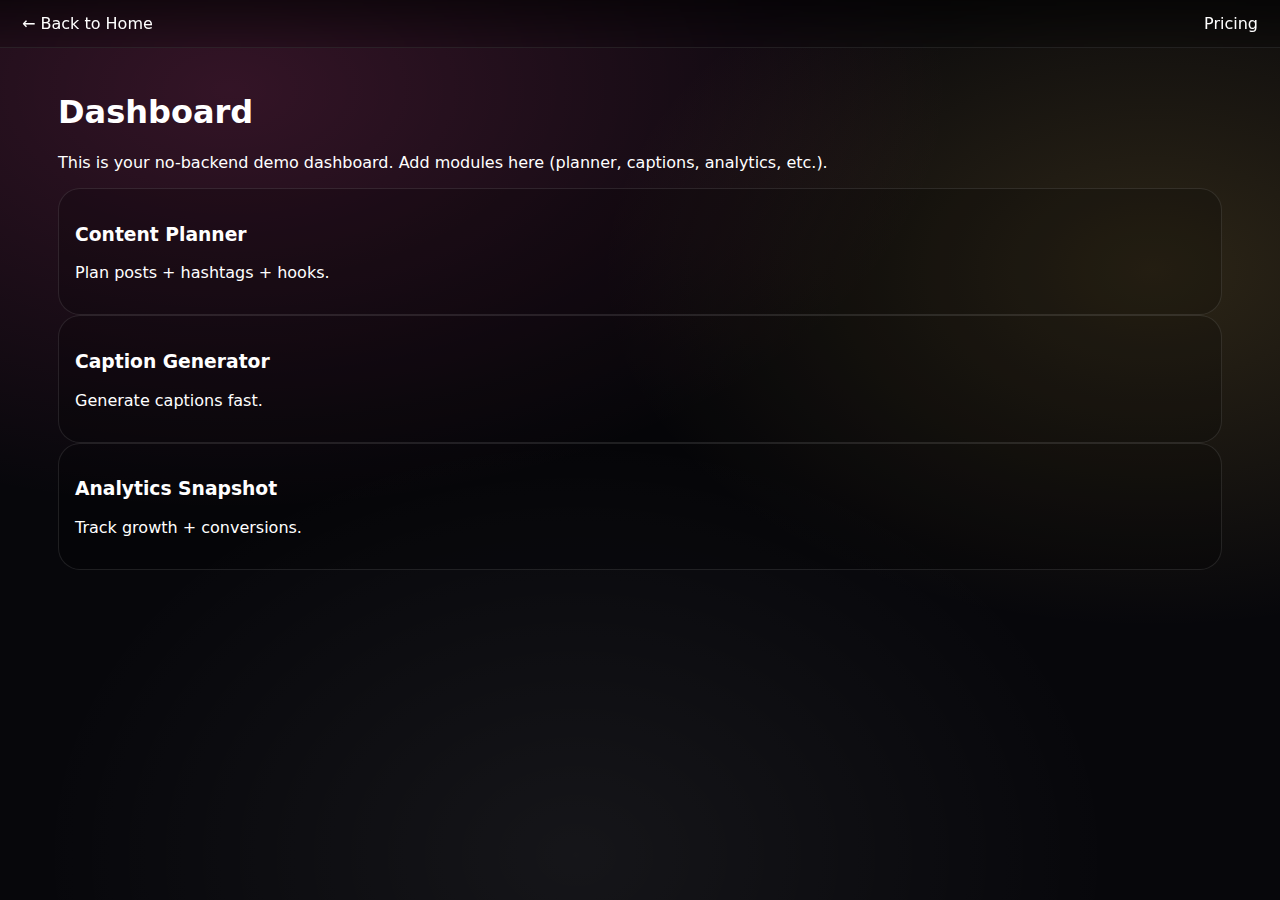
<file: dashboard.html>
<!doctype html>
<html lang="en">
<head>
  <meta charset="utf-8" />
  <meta name="viewport" content="width=device-width,initial-scale=1" />
  <title>Dashboard — HustlerHer Social Suite</title>
  <link rel="stylesheet" href="assets/css/style.css" />
</head>
<body>
  <header class="topbar">
    <a class="brand" href="index.html">← Back to Home</a>
    <nav class="nav">
      <a href="pricing.html">Pricing</a>
    </nav>
  </header>

  <main class="wrap">
    <h1>Dashboard</h1>
    <p>This is your no-backend demo dashboard. Add modules here (planner, captions, analytics, etc.).</p>

    <section class="grid">
      <div class="card">
        <h3>Content Planner</h3>
        <p>Plan posts + hashtags + hooks.</p>
      </div>
      <div class="card">
        <h3>Caption Generator</h3>
        <p>Generate captions fast.</p>
      </div>
      <div class="card">
        <h3>Analytics Snapshot</h3>
        <p>Track growth + conversions.</p>
      </div>
    </section>
  </main>
</body>
</html>
</file>
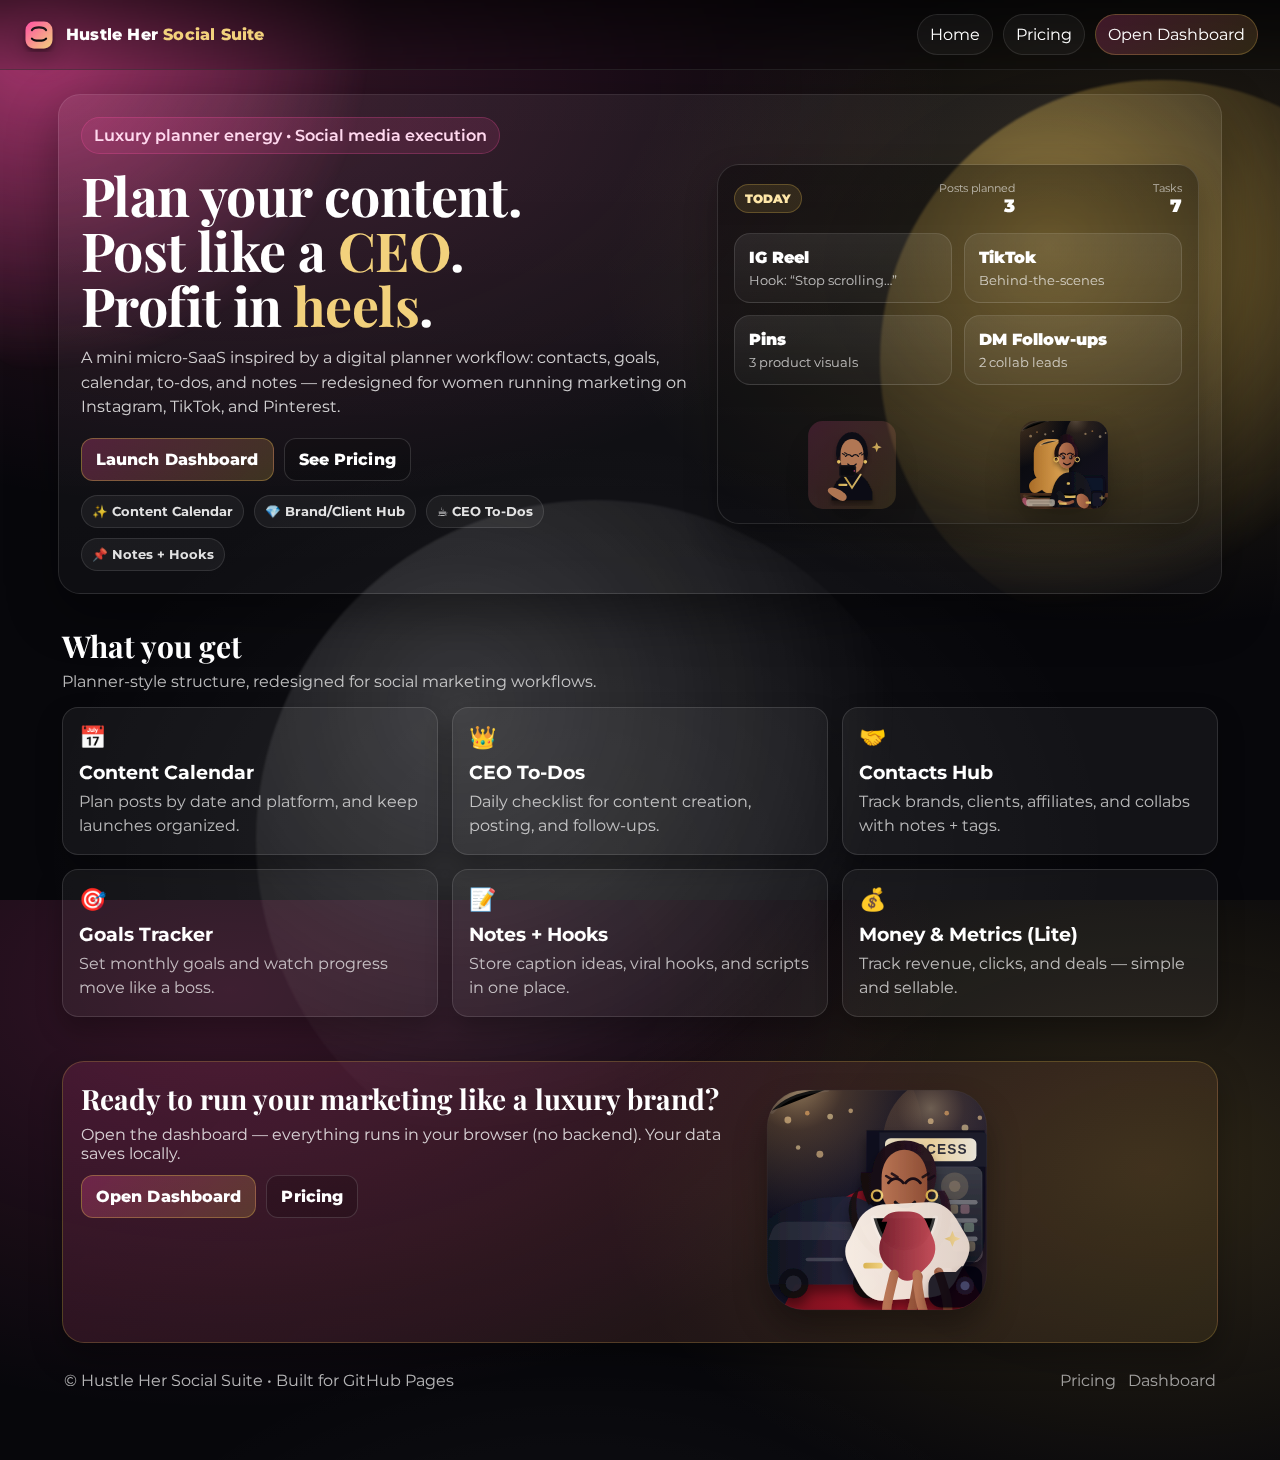
<file: index 15.html>
<!doctype html>
<html lang="en">
<head>
  <meta charset="utf-8" />
  <meta name="viewport" content="width=device-width,initial-scale=1" />
  <title>Hustle Her Social Suite — Mini Micro‑SaaS</title>
  <meta name="description" content="A luxury, planner-inspired social media marketing suite for business women." />
  <link rel="preconnect" href="https://fonts.googleapis.com">
  <link rel="preconnect" href="https://fonts.gstatic.com" crossorigin>
  <link href="https://fonts.googleapis.com/css2?family=Montserrat:wght@400;600;800&family=Playfair+Display:wght@600;700&display=swap" rel="stylesheet">
  <link rel="stylesheet" href="assets/css/style.css" />
  <link rel="icon" href="assets/img/favicon.svg" type="image/svg+xml">
</head>
<body>
  <div class="bg-orbs" aria-hidden="true">
    <span class="orb o1"></span><span class="orb o2"></span><span class="orb o3"></span>
  </div>

  <header class="topbar">
    <a class="brand" href="#/">
      <img src="assets/img/logo-mark.svg" alt="" class="brand__mark" />
      <span class="brand__name">Hustle Her <span class="brand__name--gold">Social Suite</span></span>
    </a>

    <nav class="topnav" aria-label="Primary">
      <a href="#/" class="navlink" data-route="/">Home</a>
      <a href="#/pricing" class="navlink" data-route="pricing">Pricing</a>
      <a href="#/app" class="navlink navlink--cta" data-route="app">Open Dashboard</a>
    </nav>
  </header>

  <main id="appRoot">
    <!-- Landing -->
    <section class="view view--active" id="view-home" data-view="home">
      <section class="hero">
        <div class="hero__content">
          <div class="kicker">Luxury planner energy • Social media execution</div>
          <h1 class="hero__title">
            Plan your content.<br/>
            Post like a <span class="gold">CEO</span>.<br/>
            Profit in <span class="gold">heels</span>.
          </h1>
          <p class="hero__subtitle">
            A mini micro‑SaaS inspired by a digital planner workflow: contacts, goals, calendar, to‑dos, and notes —
            redesigned for women running marketing on Instagram, TikTok, and Pinterest.
          </p>

          <div class="hero__actions">
            <a class="btn btn--primary" href="#/app">Launch Dashboard</a>
            <a class="btn btn--ghost" href="#/pricing">See Pricing</a>
          </div>

          <div class="hero__proof">
            <div class="pill">✨ Content Calendar</div>
            <div class="pill">💎 Brand/Client Hub</div>
            <div class="pill">☕ CEO To‑Dos</div>
            <div class="pill">📌 Notes + Hooks</div>
          </div>
        </div>

        <div class="hero__visual" aria-hidden="true">
          <div class="heroCard">
            <div class="heroCard__top">
              <div class="badge">TODAY</div>
              <div class="miniStat">
                <div class="miniStat__label">Posts planned</div>
                <div class="miniStat__value" id="miniPlanned">3</div>
              </div>
              <div class="miniStat">
                <div class="miniStat__label">Tasks</div>
                <div class="miniStat__value" id="miniTasks">7</div>
              </div>
            </div>

            <div class="heroCard__grid">
              <div class="glassTile">
                <div class="glassTile__title">IG Reel</div>
                <div class="glassTile__meta">Hook: “Stop scrolling…”</div>
              </div>
              <div class="glassTile">
                <div class="glassTile__title">TikTok</div>
                <div class="glassTile__meta">Behind‑the‑scenes</div>
              </div>
              <div class="glassTile">
                <div class="glassTile__title">Pins</div>
                <div class="glassTile__meta">3 product visuals</div>
              </div>
              <div class="glassTile">
                <div class="glassTile__title">DM Follow‑ups</div>
                <div class="glassTile__meta">2 collab leads</div>
              </div>
            </div>

            <div class="heroCard__mascots">
              <img class="mascot" src="assets/img/character-aria.svg" alt="">
              <img class="mascot mascot--float" src="assets/img/character-nyx.svg" alt="">
              <img class="mascot mascot--float2" src="assets/img/character-sol.svg" alt="">
            </div>
          </div>
        </div>
      </section>

      <section class="section">
        <div class="section__head">
          <h2>What you get</h2>
          <p>Planner‑style structure, redesigned for social marketing workflows.</p>
        </div>

        <div class="features">
          <article class="featureCard">
            <div class="featureIcon">📅</div>
            <h3>Content Calendar</h3>
            <p>Plan posts by date and platform, and keep launches organized.</p>
          </article>
          <article class="featureCard">
            <div class="featureIcon">👑</div>
            <h3>CEO To‑Dos</h3>
            <p>Daily checklist for content creation, posting, and follow‑ups.</p>
          </article>
          <article class="featureCard">
            <div class="featureIcon">🤝</div>
            <h3>Contacts Hub</h3>
            <p>Track brands, clients, affiliates, and collabs with notes + tags.</p>
          </article>
          <article class="featureCard">
            <div class="featureIcon">🎯</div>
            <h3>Goals Tracker</h3>
            <p>Set monthly goals and watch progress move like a boss.</p>
          </article>
          <article class="featureCard">
            <div class="featureIcon">📝</div>
            <h3>Notes + Hooks</h3>
            <p>Store caption ideas, viral hooks, and scripts in one place.</p>
          </article>
          <article class="featureCard">
            <div class="featureIcon">💰</div>
            <h3>Money & Metrics (Lite)</h3>
            <p>Track revenue, clicks, and deals — simple and sellable.</p>
          </article>
        </div>
      </section>

      <section class="section section--cta">
        <div class="ctaCard">
          <div class="ctaCard__left">
            <h2>Ready to run your marketing like a luxury brand?</h2>
            <p>Open the dashboard — everything runs in your browser (no backend). Your data saves locally.</p>
            <div class="ctaCard__actions">
              <a class="btn btn--primary" href="#/app">Open Dashboard</a>
              <a class="btn btn--ghost" href="#/pricing">Pricing</a>
            </div>
          </div>
          <div class="ctaCard__right" aria-hidden="true">
            <img src="assets/img/character-viv.svg" alt="" class="ctaMascot" />
          </div>
        </div>
      </section>

      <footer class="footer">
        <div class="footer__note">© <span id="year"></span> Hustle Her Social Suite • Built for GitHub Pages</div>
        <div class="footer__links">
          <a href="#/pricing">Pricing</a>
          <a href="#/app">Dashboard</a>
        </div>
      </footer>
    </section>

    <!-- Pricing -->
    <section class="view" id="view-pricing" data-view="pricing">
      <section class="section">
        <div class="section__head">
          <h2>Pricing</h2>
          <p>Use these tiers as Stripe buttons later (placeholders included).</p>
        </div>

        <div class="pricing">
          <div class="priceCard">
            <div class="priceCard__top">
              <div class="plan">Starter</div>
              <div class="price">$7</div>
              <div class="sub">One‑time</div>
            </div>
            <ul class="list">
              <li>Content Calendar</li>
              <li>CEO To‑Dos</li>
              <li>Notes + Hooks</li>
            </ul>
            <button class="btn btn--primary btn--full" data-stripe="starter">Add Stripe Link</button>
          </div>

          <div class="priceCard priceCard--popular">
            <div class="ribbon">Most Popular</div>
            <div class="priceCard__top">
              <div class="plan">Boss</div>
              <div class="price">$19</div>
              <div class="sub">One‑time</div>
            </div>
            <ul class="list">
              <li>Everything in Starter</li>
              <li>Contacts Hub</li>
              <li>Goals Tracker</li>
            </ul>
            <button class="btn btn--primary btn--full" data-stripe="boss">Add Stripe Link</button>
          </div>

          <div class="priceCard">
            <div class="priceCard__top">
              <div class="plan">CEO</div>
              <div class="price">$39</div>
              <div class="sub">One‑time</div>
            </div>
            <ul class="list">
              <li>Everything in Boss</li>
              <li>Money & Metrics Lite</li>
              <li>Export / Backup (JSON)</li>
            </ul>
            <button class="btn btn--primary btn--full" data-stripe="ceo">Add Stripe Link</button>
          </div>
        </div>

        <div class="tip">
          <strong>Tip:</strong> Replace the placeholder Stripe buttons with your Stripe Checkout URLs in <code>assets/js/app.js</code>.
        </div>

        <div style="margin-top: 22px;">
          <a class="btn btn--ghost" href="#/">← Back Home</a>
          <a class="btn btn--primary" href="#/app">Open Dashboard</a>
        </div>
      </section>
    </section>

    <!-- App -->
    <section class="view" id="view-app" data-view="app">
      <div class="appShell">
        <aside class="sidebar">
          <div class="sidebar__top">
            <div class="profile">
              <img src="assets/img/character-aria.svg" class="profile__avatar" alt="">
              <div class="profile__meta">
                <div class="profile__name">Boss Mode</div>
                <div class="profile__sub">Luxury Marketing Planner</div>
              </div>
            </div>
            <div class="quote">
              <div class="quote__mark">“</div>
              <div class="quote__text">Hustle until your haters ask if you’re hiring.</div>
            </div>
          </div>

          <nav class="sidenav" aria-label="Dashboard">
            <button class="sidelink is-active" data-tab="overview">Overview</button>
            <button class="sidelink" data-tab="calendar">Content Calendar</button>
            <button class="sidelink" data-tab="todos">CEO To‑Dos</button>
            <button class="sidelink" data-tab="contacts">Contacts Hub</button>
            <button class="sidelink" data-tab="goals">Goals</button>
            <button class="sidelink" data-tab="notes">Notes + Hooks</button>
            <button class="sidelink" data-tab="metrics">Money & Metrics</button>
            <div class="sidediv"></div>
            <button class="sidelink" data-tab="export">Export / Backup</button>
          </nav>

          <div class="sidebar__bottom">
            <a class="btn btn--ghost btn--full" href="#/">Exit to Landing</a>
          </div>
        </aside>

        <section class="panel">
          <div class="panel__top">
            <div class="panel__title">
              <h2 id="panelTitle">Overview</h2>
              <p id="panelSubtitle">Your marketing day, styled in gold.</p>
            </div>
            <div class="panel__actions">
              <button class="btn btn--ghost" id="btnSeed">Load Sample</button>
              <button class="btn btn--primary" id="btnQuickAdd">Quick Add</button>
            </div>
          </div>

          <div class="tabs">
            <!-- Overview -->
            <section class="tab is-active" data-tab="overview">
              <div class="grid2">
                <div class="card">
                  <div class="card__head">
                    <h3>Today</h3>
                    <span class="chip" id="todayChip"></span>
                  </div>
                  <div class="stats">
                    <div class="stat">
                      <div class="stat__label">Posts Planned</div>
                      <div class="stat__value" id="statPosts">0</div>
                    </div>
                    <div class="stat">
                      <div class="stat__label">Tasks</div>
                      <div class="stat__value" id="statTasks">0</div>
                    </div>
                    <div class="stat">
                      <div class="stat__label">Contacts</div>
                      <div class="stat__value" id="statContacts">0</div>
                    </div>
                    <div class="stat">
                      <div class="stat__label">Revenue (MTD)</div>
                      <div class="stat__value" id="statRevenue">$0</div>
                    </div>
                  </div>
                </div>

                <div class="card card--mascot">
                  <div class="card__head">
                    <h3>Boss Reminder</h3>
                    <span class="chip chip--sparkle">✨</span>
                  </div>
                  <p class="bigText" id="affirmation"></p>
                  <div class="mascotRow" aria-hidden="true">
                    <img src="assets/img/character-nyx.svg" alt="" class="miniMascot">
                    <img src="assets/img/character-sol.svg" alt="" class="miniMascot">
                  </div>
                </div>
              </div>

              <div class="grid3">
                <div class="card">
                  <div class="card__head"><h3>Upcoming Posts</h3><span class="chip">Next 7 days</span></div>
                  <div id="upcomingList" class="listy"></div>
                </div>
                <div class="card">
                  <div class="card__head"><h3>Open Tasks</h3><span class="chip">Top 6</span></div>
                  <div id="taskList" class="listy"></div>
                </div>
                <div class="card">
                  <div class="card__head"><h3>Quick Notes</h3><span class="chip">Ideas</span></div>
                  <textarea id="quickNotes" class="textarea" placeholder="Drop hooks, captions, and quick ideas..."></textarea>
                  <div class="hint">Auto-saves ✨</div>
                </div>
              </div>
            </section>

            <!-- Calendar -->
            <section class="tab" data-tab="calendar">
              <div class="card">
                <div class="card__head">
                  <h3>Add a Post</h3>
                  <span class="chip">Plan • Schedule • Slay</span>
                </div>
                <form class="form" id="postForm">
                  <div class="row">
                    <label class="field">Date
                      <input type="date" id="postDate" required>
                    </label>
                    <label class="field">Platform
                      <select id="postPlatform">
                        <option>Instagram</option>
                        <option>TikTok</option>
                        <option>Pinterest</option>
                        <option>YouTube</option>
                        <option>Facebook</option>
                      </select>
                    </label>
                    <label class="field">Type
                      <select id="postType">
                        <option>Reel / Short</option>
                        <option>Carousel</option>
                        <option>Story</option>
                        <option>Live</option>
                        <option>Pin</option>
                      </select>
                    </label>
                  </div>
                  <div class="row">
                    <label class="field field--grow">Title
                      <input type="text" id="postTitle" placeholder="e.g., 3 mistakes stopping your sales" required>
                    </label>
                  </div>
                  <div class="row">
                    <label class="field field--grow">Hook / Caption idea
                      <input type="text" id="postHook" placeholder="e.g., Stop scrolling if you're a business owner...">
                    </label>
                  </div>
                  <div class="row">
                    <button class="btn btn--primary" type="submit">Add Post</button>
                    <button class="btn btn--ghost" type="button" id="clearPosts">Clear All</button>
                  </div>
                </form>
              </div>

              <div class="card">
                <div class="card__head">
                  <h3>Scheduled Posts</h3>
                  <span class="chip" id="postsCount">0</span>
                </div>
                <div id="postsTable" class="table"></div>
              </div>
            </section>

            <!-- Todos -->
            <section class="tab" data-tab="todos">
              <div class="grid2">
                <div class="card">
                  <div class="card__head">
                    <h3>Add Task</h3>
                    <span class="chip">CEO Checklist</span>
                  </div>
                  <form class="form" id="taskForm">
                    <label class="field">Task
                      <input type="text" id="taskText" placeholder="e.g., Edit Reel + add captions" required>
                    </label>
                    <div class="row">
                      <label class="field">Priority
                        <select id="taskPriority">
                          <option>Gold (High)</option>
                          <option>Pink (Medium)</option>
                          <option>Black (Low)</option>
                        </select>
                      </label>
                      <label class="field">Due
                        <input type="date" id="taskDue">
                      </label>
                    </div>
                    <div class="row">
                      <button class="btn btn--primary" type="submit">Add Task</button>
                      <button class="btn btn--ghost" type="button" id="clearTasks">Clear All</button>
                    </div>
                  </form>
                </div>

                <div class="card">
                  <div class="card__head">
                    <h3>Your Tasks</h3>
                    <span class="chip" id="tasksCount">0</span>
                  </div>
                  <div id="tasksPanel" class="listy"></div>
                </div>
              </div>
            </section>

            <!-- Contacts -->
            <section class="tab" data-tab="contacts">
              <div class="grid2">
                <div class="card">
                  <div class="card__head">
                    <h3>Add Contact</h3>
                    <span class="chip">Brands • Clients • Collabs</span>
                  </div>
                  <form class="form" id="contactForm">
                    <div class="row">
                      <label class="field field--grow">Name
                        <input type="text" id="contactName" required placeholder="e.g., Lush Boutique PR">
                      </label>
                      <label class="field">Tag
                        <select id="contactTag">
                          <option>Brand Deal</option>
                          <option>Client</option>
                          <option>Affiliate</option>
                          <option>Collab</option>
                          <option>Vendor</option>
                        </select>
                      </label>
                    </div>
                    <div class="row">
                      <label class="field field--grow">Email / Handle
                        <input type="text" id="contactHandle" placeholder="e.g., @lushboutique or email">
                      </label>
                    </div>
                    <div class="row">
                      <label class="field field--grow">Notes
                        <input type="text" id="contactNotes" placeholder="e.g., Wants 2 reels + 3 pins package">
                      </label>
                    </div>
                    <div class="row">
                      <button class="btn btn--primary" type="submit">Add Contact</button>
                      <button class="btn btn--ghost" type="button" id="clearContacts">Clear All</button>
                    </div>
                  </form>
                </div>

                <div class="card">
                  <div class="card__head">
                    <h3>Contacts</h3>
                    <span class="chip" id="contactsCount">0</span>
                  </div>
                  <div id="contactsPanel" class="listy"></div>
                </div>
              </div>
            </section>

            <!-- Goals -->
            <section class="tab" data-tab="goals">
              <div class="grid2">
                <div class="card">
                  <div class="card__head">
                    <h3>Add Goal</h3>
                    <span class="chip">Monthly wins</span>
                  </div>
                  <form class="form" id="goalForm">
                    <label class="field">Goal Title
                      <input type="text" id="goalTitle" required placeholder="e.g., +500 followers this month">
                    </label>
                    <div class="row">
                      <label class="field">Target
                        <input type="number" id="goalTarget" required min="1" value="500">
                      </label>
                      <label class="field">Progress
                        <input type="number" id="goalProgress" min="0" value="0">
                      </label>
                    </div>
                    <div class="row">
                      <button class="btn btn--primary" type="submit">Add Goal</button>
                      <button class="btn btn--ghost" type="button" id="clearGoals">Clear All</button>
                    </div>
                  </form>
                </div>

                <div class="card">
                  <div class="card__head">
                    <h3>Your Goals</h3>
                    <span class="chip" id="goalsCount">0</span>
                  </div>
                  <div id="goalsPanel" class="listy"></div>
                </div>
              </div>
            </section>

            <!-- Notes -->
            <section class="tab" data-tab="notes">
              <div class="card">
                <div class="card__head">
                  <h3>Notes + Hooks Vault</h3>
                  <span class="chip">Auto-saves</span>
                </div>
                <textarea id="notesVault" class="textarea textarea--tall" placeholder="Hooks, scripts, captions, offers, content pillars..."></textarea>
                <div class="hint">Tip: Use headings like “Hooks”, “Scripts”, “Offers”.</div>
              </div>
            </section>

            <!-- Metrics -->
            <section class="tab" data-tab="metrics">
              <div class="grid2">
                <div class="card">
                  <div class="card__head">
                    <h3>Update Metrics</h3>
                    <span class="chip">Lite tracking</span>
                  </div>
                  <form class="form" id="metricsForm">
                    <div class="row">
                      <label class="field">Revenue (MTD)
                        <input type="number" id="mRevenue" min="0" value="0">
                      </label>
                      <label class="field">Affiliate Clicks
                        <input type="number" id="mClicks" min="0" value="0">
                      </label>
                    </div>
                    <div class="row">
                      <label class="field">Brand Deals
                        <input type="number" id="mDeals" min="0" value="0">
                      </label>
                      <label class="field">New Leads
                        <input type="number" id="mLeads" min="0" value="0">
                      </label>
                    </div>
                    <div class="row">
                      <button class="btn btn--primary" type="submit">Save Metrics</button>
                      <button class="btn btn--ghost" type="button" id="resetMetrics">Reset</button>
                    </div>
                  </form>
                </div>

                <div class="card card--mascot">
                  <div class="card__head">
                    <h3>Snapshot</h3>
                    <span class="chip chip--gold">Gold</span>
                  </div>
                  <div class="stats stats--stack">
                    <div class="statRow"><span>Revenue</span><strong id="snapRevenue">$0</strong></div>
                    <div class="statRow"><span>Clicks</span><strong id="snapClicks">0</strong></div>
                    <div class="statRow"><span>Deals</span><strong id="snapDeals">0</strong></div>
                    <div class="statRow"><span>Leads</span><strong id="snapLeads">0</strong></div>
                  </div>
                  <img src="assets/img/character-viv.svg" alt="" class="cornerMascot" aria-hidden="true">
                </div>
              </div>
            </section>

            <!-- Export -->
            <section class="tab" data-tab="export">
              <div class="card">
                <div class="card__head">
                  <h3>Export / Backup</h3>
                  <span class="chip">JSON</span>
                </div>
                <p class="muted">Download a backup file of your data (posts, tasks, contacts, goals, notes, metrics).</p>
                <div class="row">
                  <button class="btn btn--primary" id="btnExport">Download Backup</button>
                  <label class="btn btn--ghost" for="importFile">Import Backup</label>
                  <input id="importFile" type="file" accept="application/json" hidden>
                </div>
                <div class="tip" style="margin-top:14px;">
                  <strong>Sell-ready:</strong> later you can swap localStorage for Supabase/Firebase without changing the UI.
                </div>
              </div>
            </section>
          </div>

          <div class="toast" id="toast" role="status" aria-live="polite"></div>
        </section>
      </div>
    </section>
  </main>

  <script src="assets/js/app.js"></script>
</body>
</html>
</file>
<file: assets/css/style.css>
:root{
  --bg:#0c0c10;
  --ink:#0f0f12;
  --paper:#ffffff;
  --pink:#ff4fa3;
  --pink2:#ff78bf;
  --gold:#d8b04b;
  --gold2:#f2d17c;
  --cream:#fff6e8;
  --muted:#b9b2c6;
  --glass: rgba(255,255,255,.10);
  --glass2: rgba(255,255,255,.16);
  --stroke: rgba(255,255,255,.14);
  --shadow: 0 18px 50px rgba(0,0,0,.38);
  --shadow2: 0 14px 32px rgba(0,0,0,.30);
  --radius: 22px;
  --radius2: 16px;
  --font: "Montserrat", system-ui, -apple-system, Segoe UI, Roboto, Helvetica, Arial, sans-serif;
  --serif: "Playfair Display", Georgia, serif;
}

*{box-sizing:border-box}
html,body{height:100%}
body{
  margin:0;
  font-family:var(--font);
  color:var(--paper);
  background: radial-gradient(1200px 700px at 18% 10%, rgba(255,79,163,.18), transparent 60%),
              radial-gradient(1000px 650px at 90% 30%, rgba(216,176,75,.18), transparent 55%),
              radial-gradient(900px 700px at 45% 95%, rgba(255,255,255,.06), transparent 60%),
              #07070b;
  overflow-x:hidden;
}

a{color:inherit;text-decoration:none}
code{font-family: ui-monospace, SFMono-Regular, Menlo, Monaco, Consolas, "Liberation Mono", "Courier New", monospace}

.gold{color:var(--gold2)}
.muted{color:var(--muted)}

.bg-orbs{position:fixed;inset:0;pointer-events:none;z-index:-1;filter: blur(1px)}
.orb{position:absolute;border-radius:999px;opacity:.85;mix-blend-mode:screen}
.o1{width:520px;height:520px;left:-120px;top:-120px;background:radial-gradient(circle at 30% 30%, rgba(255,79,163,.7), rgba(255,79,163,0) 65%)}
.o2{width:560px;height:560px;right:-160px;top:80px;background:radial-gradient(circle at 30% 30%, rgba(216,176,75,.7), rgba(216,176,75,0) 65%)}
.o3{width:680px;height:680px;left:20%;bottom:-280px;background:radial-gradient(circle at 30% 30%, rgba(255,255,255,.20), rgba(255,255,255,0) 65%)}

.topbar{
  position:sticky; top:0; z-index:10;
  display:flex; align-items:center; justify-content:space-between;
  padding:14px 22px;
  backdrop-filter: blur(10px);
  background: linear-gradient(180deg, rgba(0,0,0,.55), rgba(0,0,0,.18));
  border-bottom: 1px solid rgba(255,255,255,.10);
}

.brand{display:flex;align-items:center;gap:10px}
.brand__mark{width:34px;height:34px;filter: drop-shadow(0 8px 12px rgba(0,0,0,.35))}
.brand__name{font-weight:800;letter-spacing:.2px}
.brand__name--gold{color:var(--gold2)}

.topnav{display:flex;gap:10px;align-items:center}
.navlink{
  padding:10px 12px;
  border-radius: 999px;
  border: 1px solid rgba(255,255,255,.10);
  background: rgba(255,255,255,.04);
  transition: transform .15s ease, background .15s ease, border .15s ease;
}
.navlink:hover{transform: translateY(-1px); background: rgba(255,255,255,.07); border-color: rgba(255,255,255,.16)}
.navlink--cta{
  background: linear-gradient(135deg, rgba(255,79,163,.22), rgba(216,176,75,.16));
  border-color: rgba(216,176,75,.30);
}

main{max-width:1200px;margin:0 auto;padding:24px 18px 60px}

.view{display:none}
.view--active{display:block}
.view[data-view]{animation: fadeIn .18s ease}
@keyframes fadeIn{from{opacity:.0;transform: translateY(6px)}to{opacity:1;transform:translateY(0)}}

.hero{
  display:grid;
  grid-template-columns: 1.12fr .88fr;
  gap: 22px;
  align-items:stretch;
  padding: 22px;
  border-radius: var(--radius);
  background: linear-gradient(180deg, rgba(255,255,255,.06), rgba(255,255,255,.03));
  border: 1px solid rgba(255,255,255,.10);
  box-shadow: var(--shadow);
}

.kicker{
  display:inline-flex;
  gap:10px;
  align-items:center;
  padding:8px 12px;
  border-radius: 999px;
  background: rgba(255,79,163,.12);
  border: 1px solid rgba(255,79,163,.25);
  color: #ffd8ee;
  font-weight:600;
  margin-bottom:14px;
}

.hero__title{
  margin:0;
  font-family: var(--serif);
  font-size: clamp(34px, 4.2vw, 56px);
  line-height:1.02;
  letter-spacing: -0.6px;
}
.hero__subtitle{
  margin:14px 0 0;
  color: rgba(255,255,255,.80);
  font-size: 15.8px;
  line-height: 1.55;
  max-width: 58ch;
}
.hero__actions{display:flex;gap:10px;margin-top:18px;flex-wrap:wrap}
.btn{
  cursor:pointer;
  border: 1px solid rgba(255,255,255,.14);
  background: rgba(255,255,255,.06);
  color: var(--paper);
  padding: 11px 14px;
  border-radius: 12px;
  font-weight: 800;
  letter-spacing: .1px;
  transition: transform .14s ease, background .14s ease, border .14s ease;
  display:inline-flex;align-items:center;justify-content:center;
}
.btn:hover{transform: translateY(-1px); background: rgba(255,255,255,.09); border-color: rgba(255,255,255,.20)}
.btn--primary{
  border-color: rgba(216,176,75,.40);
  background: linear-gradient(135deg, rgba(255,79,163,.26), rgba(216,176,75,.22));
}
.btn--ghost{background: rgba(0,0,0,.18)}
.btn--full{width:100%}

.hero__proof{display:flex;gap:10px;flex-wrap:wrap;margin-top:14px}
.pill{
  padding: 8px 10px;
  border-radius: 999px;
  background: rgba(255,255,255,.05);
  border: 1px solid rgba(255,255,255,.11);
  font-weight:700;
  font-size: 12.5px;
  color: rgba(255,255,255,.88);
}

.hero__visual{display:flex;align-items:center;justify-content:center}
.heroCard{
  width: 100%;
  min-height: 360px;
  border-radius: var(--radius);
  background: linear-gradient(180deg, rgba(0,0,0,.35), rgba(0,0,0,.10));
  border: 1px solid rgba(255,255,255,.12);
  box-shadow: var(--shadow2);
  position:relative;
  overflow:hidden;
}
.heroCard__top{display:flex;gap:12px;align-items:center;justify-content:space-between;padding:16px}
.badge{
  padding: 6px 10px;
  border-radius: 999px;
  background: rgba(216,176,75,.14);
  border: 1px solid rgba(216,176,75,.30);
  color: #ffe7a8;
  font-weight: 900;
  font-size: 12px;
}
.miniStat{display:flex;flex-direction:column;align-items:flex-end}
.miniStat__label{font-size:11px;color:rgba(255,255,255,.62)}
.miniStat__value{font-weight:900;font-size:18px}

.heroCard__grid{
  display:grid;
  grid-template-columns: 1fr 1fr;
  gap:12px;
  padding: 0 16px 16px;
}
.glassTile{
  border-radius: 16px;
  padding: 14px;
  background: linear-gradient(180deg, rgba(255,255,255,.08), rgba(255,255,255,.04));
  border: 1px solid rgba(255,255,255,.12);
}
.glassTile__title{font-weight:900}
.glassTile__meta{margin-top:6px;color:rgba(255,255,255,.70);font-size:12.5px}

.heroCard__mascots{
  position:absolute; inset:auto 0 10px 0;
  display:flex;gap:10px;justify-content:center;align-items:flex-end;
  opacity: .98;
}
.mascot{width:96px;height:auto;filter: drop-shadow(0 18px 18px rgba(0,0,0,.35))}
.mascot--float{animation: floaty 3.8s ease-in-out infinite}
.mascot--float2{animation: floaty 4.8s ease-in-out infinite}
@keyframes floaty{0%,100%{transform: translateY(0)}50%{transform: translateY(-10px)}}

.section{margin-top: 22px; padding: 10px 4px}
.section__head h2{margin:0;font-family:var(--serif);font-size: 30px}
.section__head p{margin:6px 0 0;color:rgba(255,255,255,.72)}

.features{
  margin-top:16px;
  display:grid;
  grid-template-columns: repeat(3, 1fr);
  gap: 14px;
}
.featureCard{
  padding: 16px;
  border-radius: var(--radius2);
  border: 1px solid rgba(255,255,255,.12);
  background: rgba(255,255,255,.05);
  box-shadow: 0 12px 26px rgba(0,0,0,.25);
}
.featureIcon{font-size: 22px}
.featureCard h3{margin:10px 0 0}
.featureCard p{margin:6px 0 0;color:rgba(255,255,255,.70);line-height:1.5}

.section--cta{padding: 12px 4px 0}
.ctaCard{
  display:grid;
  grid-template-columns: 1.2fr .8fr;
  gap: 14px;
  padding: 18px;
  border-radius: var(--radius);
  background: linear-gradient(135deg, rgba(255,79,163,.14), rgba(216,176,75,.10));
  border: 1px solid rgba(216,176,75,.26);
  box-shadow: var(--shadow2);
}
.ctaCard h2{margin:0;font-family:var(--serif);font-size: 28px}
.ctaCard p{margin:8px 0 0;color:rgba(255,255,255,.80)}
.ctaCard__actions{margin-top:12px;display:flex;gap:10px;flex-wrap:wrap}
.ctaMascot{width: 240px;max-width: 100%;justify-self:end;align-self:end;filter: drop-shadow(0 18px 16px rgba(0,0,0,.35))}

.footer{
  margin-top: 18px;
  display:flex;justify-content:space-between;align-items:center;
  padding: 10px 6px;color:rgba(255,255,255,.70)
}
.footer__links{display:flex;gap:12px}
.footer__links a{opacity:.85}
.footer__links a:hover{opacity:1}

.pricing{
  margin-top: 16px;
  display:grid;
  grid-template-columns: repeat(3, 1fr);
  gap: 14px;
}
.priceCard{
  position:relative;
  padding: 16px;
  border-radius: var(--radius);
  background: rgba(255,255,255,.05);
  border: 1px solid rgba(255,255,255,.12);
  box-shadow: 0 12px 28px rgba(0,0,0,.28);
}
.priceCard__top{display:flex;flex-direction:column;gap:2px}
.plan{font-weight:900}
.price{font-family:var(--serif);font-size:44px;color:var(--gold2)}
.sub{color:rgba(255,255,255,.65);font-size:13px}
.list{margin:12px 0 14px;padding-left:18px;color:rgba(255,255,255,.78)}
.list li{margin:6px 0}
.priceCard--popular{border-color: rgba(216,176,75,.40); background: linear-gradient(180deg, rgba(255,79,163,.12), rgba(255,255,255,.05))}
.ribbon{
  position:absolute; top:14px; right:14px;
  padding: 6px 10px;
  border-radius: 999px;
  background: rgba(255,79,163,.20);
  border: 1px solid rgba(255,79,163,.34);
  font-weight:900;
  font-size:12px;
}
.tip{
  margin-top:14px;
  padding: 12px 14px;
  border-radius: 14px;
  background: rgba(0,0,0,.22);
  border: 1px solid rgba(255,255,255,.12);
  color: rgba(255,255,255,.80);
}

.appShell{
  display:grid;
  grid-template-columns: 320px 1fr;
  gap: 16px;
  min-height: calc(100vh - 160px);
}
.sidebar{
  border-radius: var(--radius);
  background: rgba(255,255,255,.04);
  border: 1px solid rgba(255,255,255,.10);
  box-shadow: var(--shadow2);
  overflow:hidden;
  display:flex;
  flex-direction:column;
}
.sidebar__top{padding:16px;border-bottom:1px solid rgba(255,255,255,.10)}
.profile{display:flex;gap:12px;align-items:center}
.profile__avatar{width:54px;height:54px;border-radius:18px;background: rgba(0,0,0,.22);border:1px solid rgba(255,255,255,.10);padding:6px}
.profile__name{font-weight:900}
.profile__sub{color:rgba(255,255,255,.65);font-size:12px;margin-top:2px}
.quote{margin-top:14px;padding:12px;border-radius:16px;background: rgba(0,0,0,.22);border:1px solid rgba(255,255,255,.10);position:relative}
.quote__mark{position:absolute;top:-10px;left:10px;font-size:42px;color:rgba(216,176,75,.35);font-family:var(--serif)}
.quote__text{color:rgba(255,255,255,.80);font-weight:700}

.sidenav{display:flex;flex-direction:column;padding:10px}
.sidelink{
  text-align:left;
  padding: 11px 12px;
  border-radius: 14px;
  background: transparent;
  border: 1px solid transparent;
  color: rgba(255,255,255,.86);
  font-weight:800;
  cursor:pointer;
  transition: background .14s ease, border .14s ease, transform .14s ease;
}
.sidelink:hover{background: rgba(255,255,255,.06); border-color: rgba(255,255,255,.10); transform: translateY(-1px)}
.sidelink.is-active{background: rgba(255,79,163,.12); border-color: rgba(255,79,163,.25); color:#ffd9ee}
.sidediv{height:1px;background: rgba(255,255,255,.10); margin: 10px 8px}

.sidebar__bottom{margin-top:auto;padding:12px;border-top:1px solid rgba(255,255,255,.10)}
.panel{
  border-radius: var(--radius);
  background: rgba(255,255,255,.04);
  border: 1px solid rgba(255,255,255,.10);
  box-shadow: var(--shadow2);
  overflow:hidden;
  position:relative;
}
.panel__top{
  display:flex;align-items:flex-start;justify-content:space-between;gap:14px;
  padding: 16px;
  border-bottom: 1px solid rgba(255,255,255,.10);
  background: linear-gradient(180deg, rgba(0,0,0,.24), rgba(0,0,0,.06));
}
.panel__title h2{margin:0;font-family:var(--serif);font-size:30px}
.panel__title p{margin:6px 0 0;color:rgba(255,255,255,.70)}
.panel__actions{display:flex;gap:10px;flex-wrap:wrap}

.tabs{padding: 16px}
.tab{display:none}
.tab.is-active{display:block;animation: fadeIn .16s ease}

.grid2{display:grid;grid-template-columns: 1fr 1fr;gap:14px}
.grid3{display:grid;grid-template-columns: 1fr 1fr 1fr;gap:14px;margin-top:14px}

.card{
  padding: 16px;
  border-radius: var(--radius);
  background: rgba(0,0,0,.20);
  border: 1px solid rgba(255,255,255,.10);
}
.card__head{display:flex;align-items:center;justify-content:space-between;gap:10px;margin-bottom:10px}
.card__head h3{margin:0}
.card--mascot{position:relative;overflow:hidden}
.cornerMascot{position:absolute;right:-18px;bottom:-10px;width:220px;opacity:.96;filter: drop-shadow(0 18px 16px rgba(0,0,0,.35))}
.bigText{font-size: 18px;line-height:1.45;color:rgba(255,255,255,.86);font-weight:800;margin:0}
.mascotRow{display:flex;gap:10px;margin-top:10px}
.miniMascot{width:64px;filter: drop-shadow(0 12px 12px rgba(0,0,0,.30))}

.chip{
  padding: 6px 10px;
  border-radius: 999px;
  font-size: 12px;
  font-weight: 900;
  background: rgba(255,255,255,.06);
  border: 1px solid rgba(255,255,255,.10);
  color: rgba(255,255,255,.86);
}
.chip--gold{background: rgba(216,176,75,.14);border-color: rgba(216,176,75,.30);color:#ffe7a8}
.chip--sparkle{background: rgba(255,79,163,.14);border-color: rgba(255,79,163,.26);color:#ffd9ee}

.stats{display:grid;grid-template-columns: repeat(4, 1fr);gap:10px}
.stat{
  padding: 12px;
  border-radius: 16px;
  background: rgba(255,255,255,.05);
  border: 1px solid rgba(255,255,255,.10);
}
.stat__label{font-size:12px;color:rgba(255,255,255,.62);font-weight:700}
.stat__value{margin-top:6px;font-size:22px;font-weight:900;color:var(--gold2)}
.stats--stack{grid-template-columns:1fr}
.statRow{display:flex;justify-content:space-between;align-items:center;padding:10px 0;border-bottom:1px solid rgba(255,255,255,.10)}
.statRow:last-child{border-bottom:none}

.form{display:flex;flex-direction:column;gap:10px}
.row{display:flex;gap:10px;flex-wrap:wrap}
.field{display:flex;flex-direction:column;gap:6px;font-weight:800;color:rgba(255,255,255,.86);min-width: 180px}
.field--grow{flex:1}
input, select, textarea{
  padding: 11px 12px;
  border-radius: 12px;
  border: 1px solid rgba(255,255,255,.14);
  background: rgba(255,255,255,.06);
  color: var(--paper);
  outline:none;
}
input::placeholder, textarea::placeholder{color: rgba(255,255,255,.48)}
textarea{resize: vertical}
.textarea{min-height: 140px}
.textarea--tall{min-height: 360px}
.hint{margin-top:10px;color:rgba(255,255,255,.62);font-size:12px}

.table{display:flex;flex-direction:column;gap:8px}
.tr{
  display:grid;
  grid-template-columns: 110px 110px 140px 1fr 46px;
  gap: 10px;
  padding: 10px 10px;
  border-radius: 14px;
  background: rgba(255,255,255,.05);
  border: 1px solid rgba(255,255,255,.10);
  align-items:center;
}
.th{opacity:.75;font-weight:900;background: rgba(0,0,0,.18)}
.cell{font-weight:700;color: rgba(255,255,255,.84);font-size: 13px}
.tag{
  padding:6px 10px;border-radius:999px;font-weight:900;font-size:12px;display:inline-flex;justify-content:center;
  border:1px solid rgba(255,255,255,.12); background: rgba(255,255,255,.06)
}
.tag--Instagram{background: rgba(255,79,163,.14);border-color: rgba(255,79,163,.26)}
.tag--TikTok{background: rgba(0,0,0,.22);border-color: rgba(255,255,255,.16)}
.tag--Pinterest{background: rgba(216,176,75,.14);border-color: rgba(216,176,75,.28)}
.tag--YouTube{background: rgba(255,79,163,.10);border-color: rgba(255,79,163,.22)}
.tag--Facebook{background: rgba(255,255,255,.06);border-color: rgba(255,255,255,.14)}

.iconBtn{
  width:36px;height:36px;border-radius:12px;
  border:1px solid rgba(255,255,255,.14);
  background: rgba(0,0,0,.18);
  color: rgba(255,255,255,.90);
  font-weight:900;
  cursor:pointer;
}
.iconBtn:hover{background: rgba(255,255,255,.08)}

.listy{display:flex;flex-direction:column;gap:8px}
.item{
  display:flex;align-items:flex-start;justify-content:space-between;gap:10px;
  padding: 10px 12px;
  border-radius: 14px;
  background: rgba(255,255,255,.05);
  border: 1px solid rgba(255,255,255,.10);
}
.item__main{display:flex;flex-direction:column;gap:4px}
.item__title{font-weight:900}
.item__meta{color:rgba(255,255,255,.65);font-size:12.5px}
.item__right{display:flex;gap:8px;align-items:center}
.check{
  width:18px;height:18px;border-radius:6px;border:1px solid rgba(255,255,255,.22);
  display:inline-flex;align-items:center;justify-content:center;
  cursor:pointer;background: rgba(0,0,0,.16);
}
.check.is-on{background: rgba(216,176,75,.20); border-color: rgba(216,176,75,.36)}
.priority{font-weight:900;font-size:12px;padding:6px 10px;border-radius:999px;border:1px solid rgba(255,255,255,.14)}
.p-gold{background: rgba(216,176,75,.14); border-color: rgba(216,176,75,.28)}
.p-pink{background: rgba(255,79,163,.14); border-color: rgba(255,79,163,.26)}
.p-black{background: rgba(0,0,0,.22); border-color: rgba(255,255,255,.16)}

.toast{
  position:absolute; left:50%; bottom: 14px;
  transform: translateX(-50%);
  padding: 10px 12px;
  border-radius: 999px;
  background: rgba(0,0,0,.55);
  border: 1px solid rgba(255,255,255,.14);
  color: rgba(255,255,255,.90);
  font-weight: 800;
  opacity:0;
  pointer-events:none;
  transition: opacity .18s ease, transform .18s ease;
}
.toast.is-on{opacity:1; transform: translateX(-50%) translateY(-2px)}

@media (max-width: 980px){
  .hero{grid-template-columns: 1fr; }
  .features{grid-template-columns: 1fr 1fr}
  .pricing{grid-template-columns: 1fr}
  .appShell{grid-template-columns: 1fr}
  .sidebar{position:relative}
  .grid3{grid-template-columns:1fr}
  .stats{grid-template-columns: 1fr 1fr}
  .tr{grid-template-columns: 110px 110px 1fr 46px; }
  .tr .cell:nth-child(3){display:none}
  .tr.th .cell:nth-child(3){display:none}
}
@media (max-width: 520px){
  .topnav{display:none}
  .features{grid-template-columns: 1fr}
  .stats{grid-template-columns: 1fr}
}
</file>
